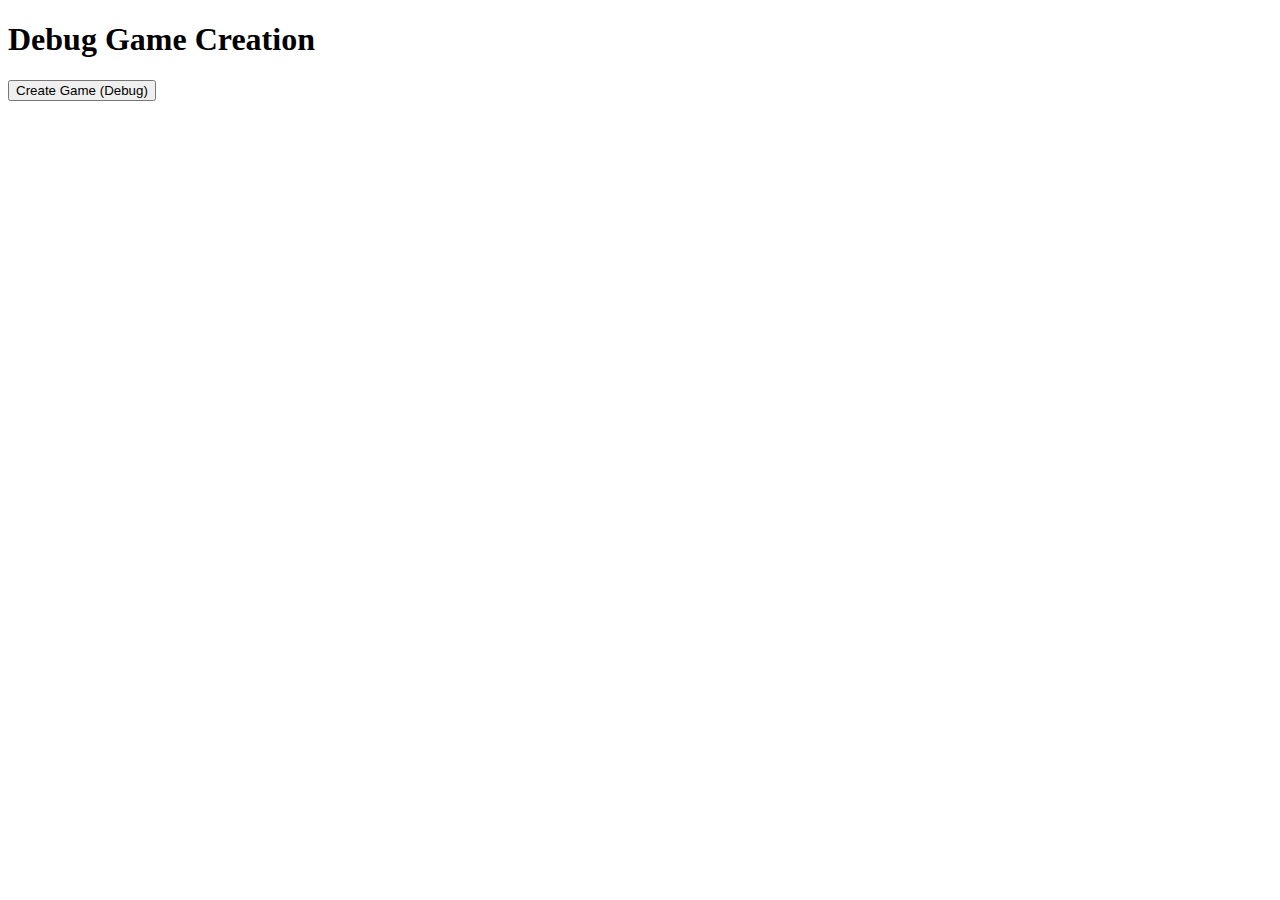
<file: src/main/resources/static/debug.html>
<!DOCTYPE html>
<html>
<head>
    <title>Debug Game Creation</title>
</head>
<body>
    <h1>Debug Game Creation</h1>
    <button onclick="debugCreateGame()">Create Game (Debug)</button>
    <div id="log"></div>

    <script>
        function log(message) {
            const logDiv = document.getElementById('log');
            logDiv.innerHTML += '<div>' + new Date().toISOString() + ': ' + message + '</div>';
            console.log(message);
        }

        function debugCreateGame() {
            log('Starting game creation...');
            
            const requestData = {
                createdBy: 'debuguser',
                minPlayers: 4,
                maxPlayers: 8
            };
            
            log('Request data: ' + JSON.stringify(requestData));
            
            fetch('/api/games/create', {
                method: 'POST',
                headers: {
                    'Content-Type': 'application/json',
                },
                body: JSON.stringify(requestData)
            })
            .then(response => {
                log('Response status: ' + response.status);
                log('Response ok: ' + response.ok);
                
                if (!response.ok) {
                    throw new Error(`HTTP error! status: ${response.status}`);
                }
                return response.json();
            })
            .then(data => {
                log('Response data: ' + JSON.stringify(data));
                
                if (data.gameCode) {
                    const redirectUrl = `/api/games/${data.gameCode}/waiting-room?username=debuguser`;
                    log('Would redirect to: ' + redirectUrl);
                    
                    // Test if the waiting room URL is accessible
                    fetch(redirectUrl)
                    .then(waitingRoomResponse => {
                        log('Waiting room status: ' + waitingRoomResponse.status);
                        if (waitingRoomResponse.ok) {
                            log('Waiting room is accessible');
                            // Actually redirect now
                            window.location.href = redirectUrl;
                        } else {
                            log('Waiting room is not accessible');
                        }
                    })
                    .catch(waitingRoomError => {
                        log('Waiting room error: ' + waitingRoomError.message);
                    });
                } else {
                    log('No gameCode in response');
                }
            })
            .catch(error => {
                log('Error: ' + error.message);
            });
        }
    </script>
</body>
</html>
</file>
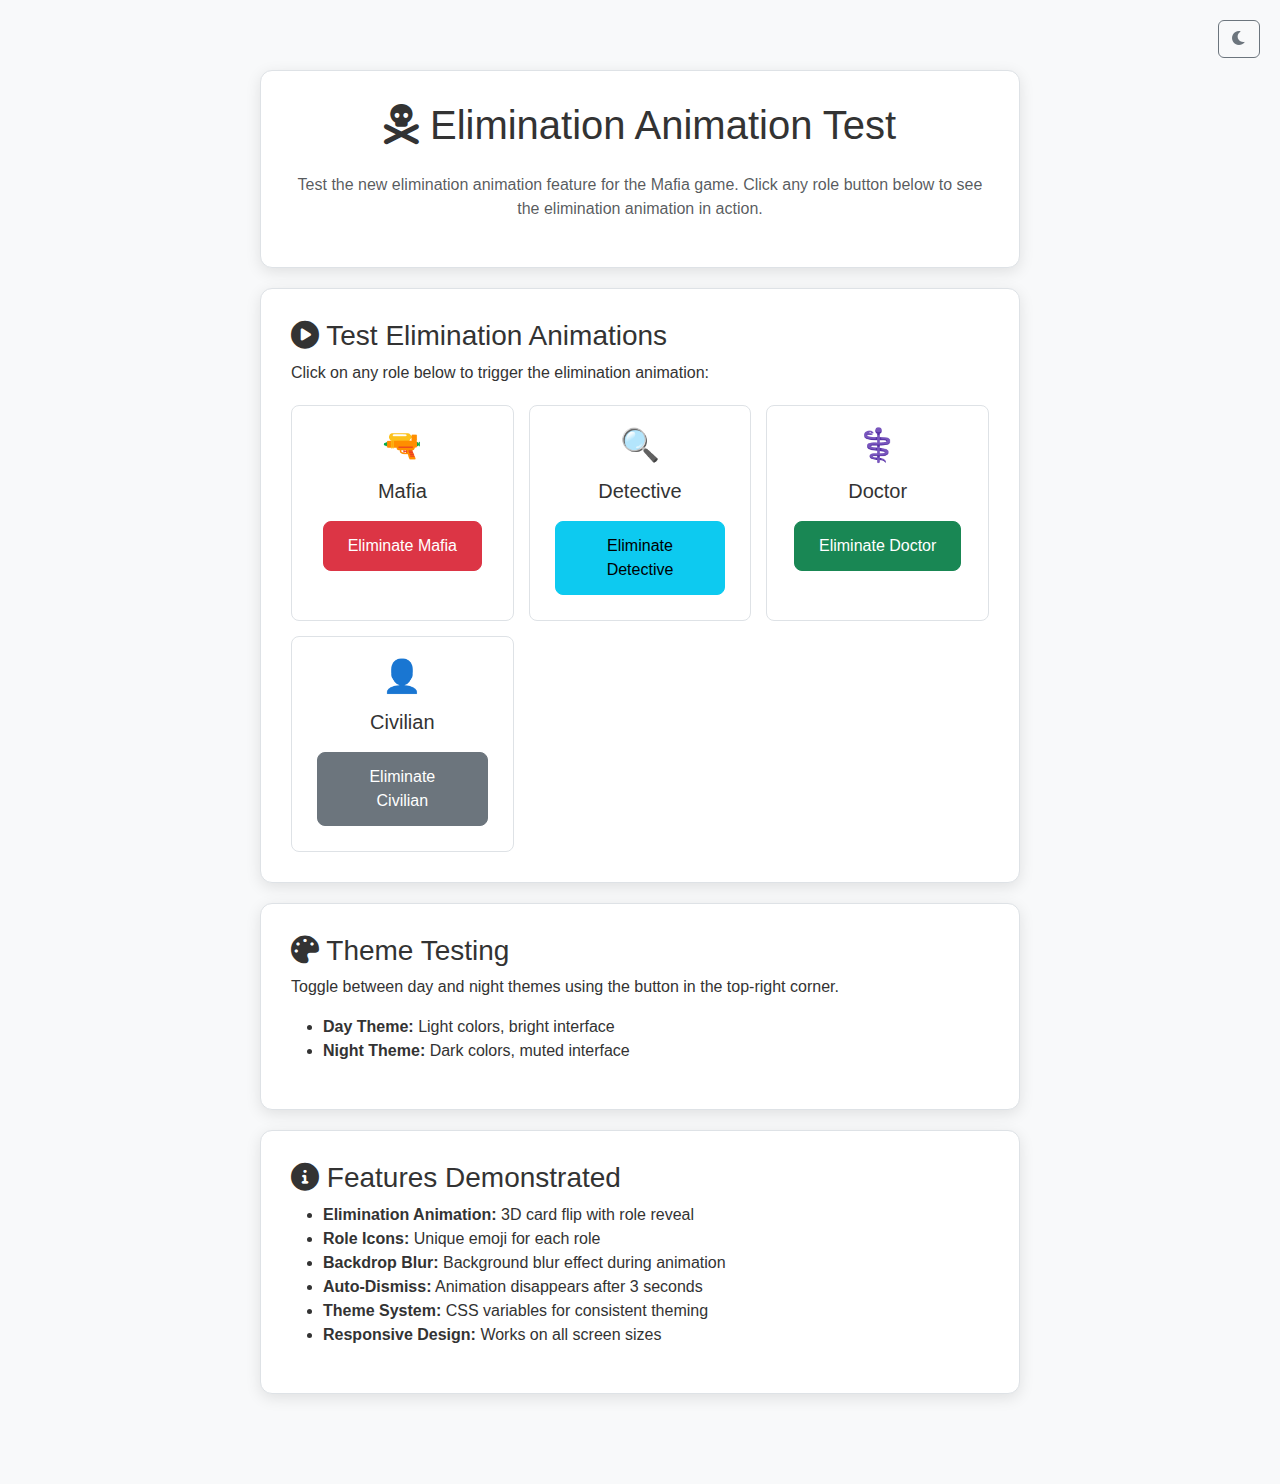
<file: src/main/resources/static/test-elimination.html>
<!DOCTYPE html>
<html lang="en">
<head>
    <meta charset="UTF-8">
    <meta name="viewport" content="width=device-width, initial-scale=1.0">
    <title>Elimination Animation Test</title>
    <link href="https://cdn.jsdelivr.net/npm/bootstrap@5.3.0/dist/css/bootstrap.min.css" rel="stylesheet">
    <link rel="stylesheet" href="https://cdnjs.cloudflare.com/ajax/libs/font-awesome/6.0.0/css/all.min.css">
    <style>
        /* Global Theme Variables */
        :root {
            --bg-primary: #f8f9fa;
            --bg-secondary: #ffffff;
            --bg-card: #ffffff;
            --text-primary: #333333;
            --text-secondary: #6c757d;
            --border-color: #dee2e6;
            --shadow-color: rgba(0,0,0,0.1);
            --accent-color: #007bff;
            --chat-bg: #ffffff;
            --header-bg: linear-gradient(135deg, #343a40, #495057);
        }

        /* Night Mode Theme */
        body.night-mode {
            --bg-primary: #1a1a1a;
            --bg-secondary: #2d2d2d;
            --bg-card: #333333;
            --text-primary: #ffffff;
            --text-secondary: #cccccc;
            --border-color: #444444;
            --shadow-color: rgba(0,0,0,0.3);
            --accent-color: #4a90e2;
            --chat-bg: #2d2d2d;
            --header-bg: linear-gradient(135deg, #1a1a1a, #2d2d2d);
        }

        body {
            background-color: var(--bg-primary);
            color: var(--text-primary);
            transition: all 0.3s ease;
            font-family: 'Segoe UI', Tahoma, Geneva, Verdana, sans-serif;
        }

        .container {
            max-width: 800px;
            margin: 50px auto;
            padding: 20px;
        }

        .test-card {
            background: var(--bg-card);
            border-radius: 12px;
            padding: 30px;
            box-shadow: 0 4px 15px var(--shadow-color);
            border: 1px solid var(--border-color);
            margin-bottom: 20px;
        }

        .btn-test {
            margin: 10px;
            padding: 12px 24px;
            border-radius: 8px;
            font-weight: 500;
            transition: all 0.3s ease;
        }

        .btn-test:hover {
            transform: translateY(-2px);
            box-shadow: 0 4px 12px rgba(0,0,0,0.2);
        }

        /* Elimination Animation Styles */
        .elimination-overlay {
            position: fixed;
            top: 0;
            left: 0;
            width: 100%;
            height: 100%;
            background: rgba(0, 0, 0, 0.8);
            display: flex;
            justify-content: center;
            align-items: center;
            z-index: 9999;
            opacity: 0;
            visibility: hidden;
            transition: all 0.3s ease;
            backdrop-filter: blur(5px);
        }

        .elimination-overlay.show {
            opacity: 1;
            visibility: visible;
        }

        .elimination-card {
            background: white;
            border-radius: 15px;
            padding: 30px;
            text-align: center;
            box-shadow: 0 20px 40px rgba(0, 0, 0, 0.3);
            transform: scale(0.5) rotateY(90deg);
            transition: all 0.6s cubic-bezier(0.68, -0.55, 0.265, 1.55);
            max-width: 300px;
            width: 90%;
        }

        .elimination-overlay.show .elimination-card {
            transform: scale(1) rotateY(0deg);
        }

        .elimination-card h3 {
            color: #dc3545;
            margin-bottom: 20px;
            font-weight: bold;
        }

        .elimination-card .role-icon {
            font-size: 4rem;
            margin: 20px 0;
            animation: roleIconSpin 0.8s ease-out 0.3s both;
        }

        .elimination-card .player-name {
            font-size: 1.5rem;
            font-weight: bold;
            margin-bottom: 10px;
        }

        .elimination-card .role-name {
            font-size: 1.2rem;
            color: #6c757d;
        }

        @keyframes roleIconSpin {
            0% {
                transform: scale(0) rotate(0deg);
                opacity: 0;
            }
            50% {
                transform: scale(1.5) rotate(180deg);
                opacity: 0.8;
            }
            100% {
                transform: scale(1) rotate(360deg);
                opacity: 1;
            }
        }

        .theme-toggle {
            position: fixed;
            top: 20px;
            right: 20px;
            z-index: 1000;
        }

        .demo-grid {
            display: grid;
            grid-template-columns: repeat(auto-fit, minmax(200px, 1fr));
            gap: 15px;
            margin-top: 20px;
        }

        .role-demo {
            background: var(--bg-secondary);
            border: 1px solid var(--border-color);
            border-radius: 8px;
            padding: 15px;
            text-align: center;
            transition: all 0.3s ease;
        }

        .role-demo:hover {
            transform: translateY(-2px);
            box-shadow: 0 4px 12px var(--shadow-color);
        }

        .role-icon-demo {
            font-size: 2rem;
            margin-bottom: 10px;
        }
    </style>
</head>
<body>
    <!-- Theme Toggle -->
    <button class="btn btn-outline-secondary theme-toggle" onclick="toggleTheme()">
        <i class="fas fa-moon" id="themeIcon"></i>
    </button>

    <!-- Elimination Animation Overlay -->
    <div id="eliminationOverlay" class="elimination-overlay">
        <div class="elimination-card">
            <h3>Player Eliminated!</h3>
            <div class="role-icon" id="eliminationRoleIcon">💀</div>
            <div class="player-name" id="eliminationPlayerName"></div>
            <div class="role-name" id="eliminationRoleName"></div>
        </div>
    </div>

    <div class="container">
        <div class="test-card">
            <h1 class="text-center mb-4">
                <i class="fas fa-skull-crossbones"></i>
                Elimination Animation Test
            </h1>
            <p class="text-center text-muted">
                Test the new elimination animation feature for the Mafia game.
                Click any role button below to see the elimination animation in action.
            </p>
        </div>

        <div class="test-card">
            <h3><i class="fas fa-play-circle"></i> Test Elimination Animations</h3>
            <p>Click on any role below to trigger the elimination animation:</p>
            
            <div class="demo-grid">
                <div class="role-demo">
                    <div class="role-icon-demo">🔫</div>
                    <h5>Mafia</h5>
                    <button class="btn btn-danger btn-test" onclick="showElimination('Tony Soprano', 'MAFIA')">
                        Eliminate Mafia
                    </button>
                </div>

                <div class="role-demo">
                    <div class="role-icon-demo">🔍</div>
                    <h5>Detective</h5>
                    <button class="btn btn-info btn-test" onclick="showElimination('Sherlock Holmes', 'DETECTIVE')">
                        Eliminate Detective
                    </button>
                </div>

                <div class="role-demo">
                    <div class="role-icon-demo">⚕️</div>
                    <h5>Doctor</h5>
                    <button class="btn btn-success btn-test" onclick="showElimination('Dr. Watson', 'DOCTOR')">
                        Eliminate Doctor
                    </button>
                </div>

                <div class="role-demo">
                    <div class="role-icon-demo">👤</div>
                    <h5>Civilian</h5>
                    <button class="btn btn-secondary btn-test" onclick="showElimination('John Doe', 'CIVILIAN')">
                        Eliminate Civilian
                    </button>
                </div>
            </div>
        </div>

        <div class="test-card">
            <h3><i class="fas fa-palette"></i> Theme Testing</h3>
            <p>Toggle between day and night themes using the button in the top-right corner.</p>
            <ul>
                <li><strong>Day Theme:</strong> Light colors, bright interface</li>
                <li><strong>Night Theme:</strong> Dark colors, muted interface</li>
            </ul>
        </div>

        <div class="test-card">
            <h3><i class="fas fa-info-circle"></i> Features Demonstrated</h3>
            <ul>
                <li><strong>Elimination Animation:</strong> 3D card flip with role reveal</li>
                <li><strong>Role Icons:</strong> Unique emoji for each role</li>
                <li><strong>Backdrop Blur:</strong> Background blur effect during animation</li>
                <li><strong>Auto-Dismiss:</strong> Animation disappears after 3 seconds</li>
                <li><strong>Theme System:</strong> CSS variables for consistent theming</li>
                <li><strong>Responsive Design:</strong> Works on all screen sizes</li>
            </ul>
        </div>
    </div>

    <script>
        let isNightMode = false;

        function toggleTheme() {
            const body = document.body;
            const icon = document.getElementById('themeIcon');
            
            isNightMode = !isNightMode;
            
            if (isNightMode) {
                body.classList.add('night-mode');
                icon.className = 'fas fa-sun';
            } else {
                body.classList.remove('night-mode');
                icon.className = 'fas fa-moon';
            }
        }

        function showElimination(playerName, role) {
            const overlay = document.getElementById('eliminationOverlay');
            const playerNameEl = document.getElementById('eliminationPlayerName');
            const roleNameEl = document.getElementById('eliminationRoleName');
            const roleIconEl = document.getElementById('eliminationRoleIcon');
            
            // Set content
            playerNameEl.textContent = playerName;
            roleNameEl.textContent = role;
            
            // Set role icon
            const roleIcons = {
                'MAFIA': '🔫',
                'DETECTIVE': '🔍',
                'DOCTOR': '⚕️',
                'CIVILIAN': '👤'
            };
            roleIconEl.textContent = roleIcons[role] || '💀';
            
            // Show overlay
            overlay.classList.add('show');
            
            // Hide after 3 seconds
            setTimeout(() => {
                overlay.classList.remove('show');
            }, 3000);
        }

        // Demo auto-play
        let demoIndex = 0;
        const demoRoles = [
            { name: 'Demo Player 1', role: 'MAFIA' },
            { name: 'Demo Player 2', role: 'DETECTIVE' },
            { name: 'Demo Player 3', role: 'DOCTOR' },
            { name: 'Demo Player 4', role: 'CIVILIAN' }
        ];

        function startDemo() {
            if (demoIndex < demoRoles.length) {
                const demo = demoRoles[demoIndex];
                showElimination(demo.name, demo.role);
                demoIndex++;
                
                setTimeout(startDemo, 4000); // Wait 4 seconds between demos
            } else {
                demoIndex = 0; // Reset for next cycle
            }
        }

        // Auto-start demo after 2 seconds
        setTimeout(() => {
            console.log('Starting elimination animation demo...');
            startDemo();
        }, 2000);
    </script>
</body>
</html>
</file>
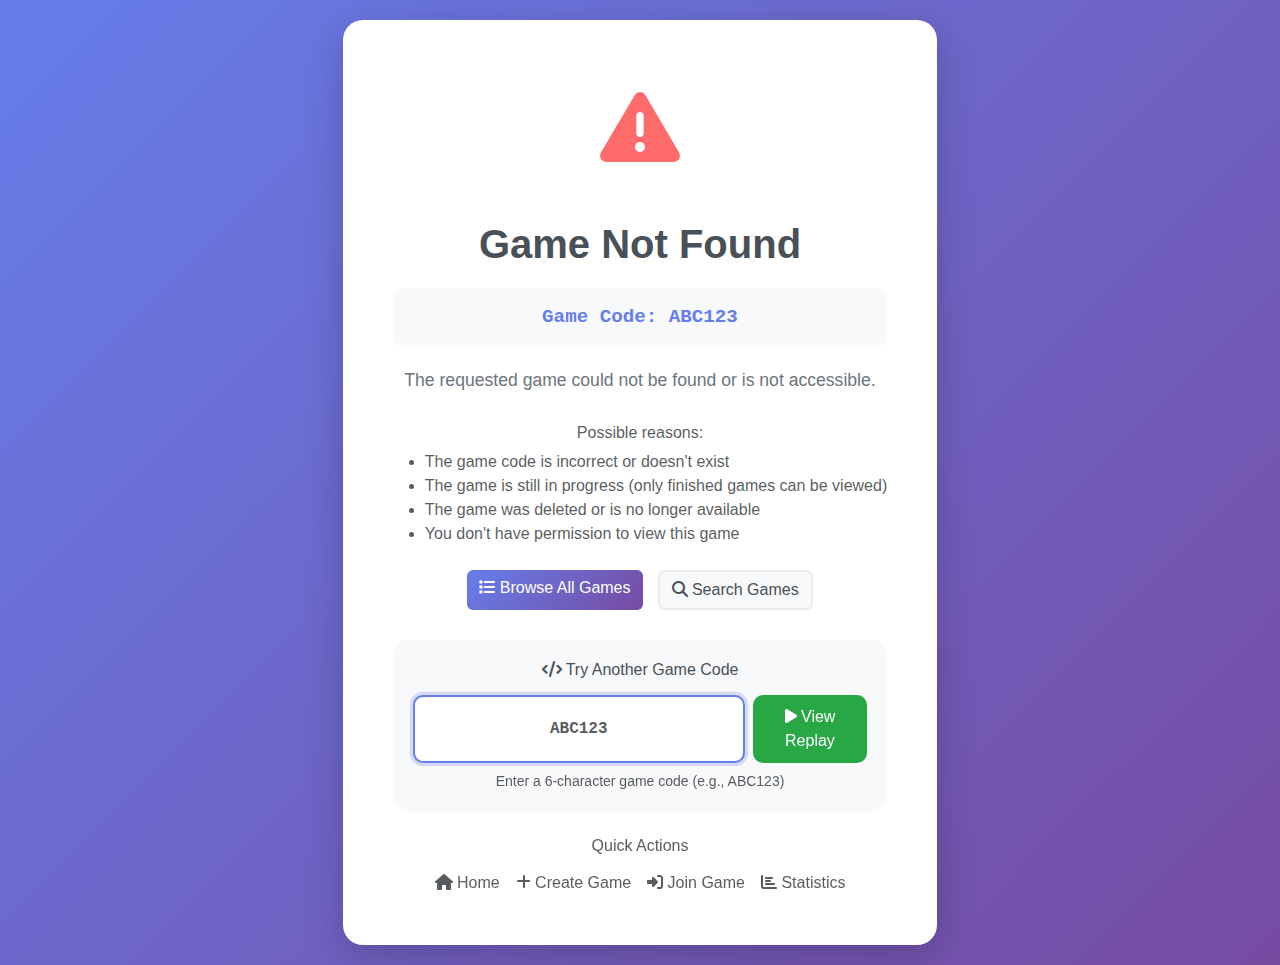
<file: src/main/resources/templates/history/game-not-found.html>
<!DOCTYPE html>
<html lang="en" xmlns:th="http://www.thymeleaf.org">
<head>
    <meta charset="UTF-8">
    <meta name="viewport" content="width=device-width, initial-scale=1.0">
    <title>Game Not Found - Mafia: Web of Lies</title>
    <link href="https://cdn.jsdelivr.net/npm/bootstrap@5.3.0/dist/css/bootstrap.min.css" rel="stylesheet">
    <link href="https://cdnjs.cloudflare.com/ajax/libs/font-awesome/6.4.0/css/all.min.css" rel="stylesheet">
    <style>
        body {
            background: linear-gradient(135deg, #667eea 0%, #764ba2 100%);
            min-height: 100vh;
            font-family: 'Segoe UI', Tahoma, Geneva, Verdana, sans-serif;
            display: flex;
            align-items: center;
            justify-content: center;
        }
        
        .error-container {
            background: white;
            border-radius: 20px;
            padding: 50px;
            box-shadow: 0 10px 40px rgba(0,0,0,0.2);
            text-align: center;
            max-width: 600px;
            margin: 20px;
        }
        
        .error-icon {
            font-size: 5rem;
            color: #ff6b6b;
            margin-bottom: 30px;
        }
        
        .error-title {
            color: #495057;
            font-weight: bold;
            margin-bottom: 20px;
        }
        
        .error-message {
            color: #6c757d;
            margin-bottom: 30px;
            font-size: 1.1rem;
        }
        
        .game-code-display {
            background: #f8f9fa;
            border-radius: 10px;
            padding: 15px;
            margin: 20px 0;
            font-family: 'Courier New', monospace;
            font-size: 1.2rem;
            font-weight: bold;
            color: #667eea;
        }
        
        .action-buttons {
            display: flex;
            gap: 15px;
            justify-content: center;
            flex-wrap: wrap;
        }
        
        .btn-custom {
            padding: 12px 25px;
            border-radius: 25px;
            font-weight: 500;
            text-decoration: none;
            transition: all 0.3s ease;
        }
        
        .btn-primary-custom {
            background: linear-gradient(135deg, #667eea, #764ba2);
            color: white;
            border: none;
        }
        
        .btn-primary-custom:hover {
            transform: translateY(-2px);
            box-shadow: 0 5px 15px rgba(102, 126, 234, 0.4);
            color: white;
        }
        
        .btn-secondary-custom {
            background: #f8f9fa;
            color: #495057;
            border: 2px solid #e9ecef;
        }
        
        .btn-secondary-custom:hover {
            background: #e9ecef;
            transform: translateY(-2px);
            color: #495057;
        }
        
        .search-form {
            background: #f8f9fa;
            border-radius: 15px;
            padding: 20px;
            margin-top: 30px;
        }
        
        .search-form h6 {
            color: #495057;
            margin-bottom: 15px;
        }
        
        .form-control-custom {
            border-radius: 10px;
            border: 2px solid #e9ecef;
            padding: 10px 15px;
            font-family: 'Courier New', monospace;
            text-transform: uppercase;
            text-align: center;
            font-weight: bold;
        }
        
        .form-control-custom:focus {
            border-color: #667eea;
            box-shadow: 0 0 0 0.2rem rgba(102, 126, 234, 0.25);
        }
        
        .btn-search {
            background: #28a745;
            color: white;
            border: none;
            border-radius: 10px;
            padding: 10px 20px;
            font-weight: 500;
        }
        
        .btn-search:hover {
            background: #218838;
            color: white;
        }
    </style>
</head>
<body>
    <div class="error-container">
        <div class="error-icon">
            <i class="fas fa-exclamation-triangle"></i>
        </div>
        
        <h1 class="error-title">Game Not Found</h1>
        
        <div th:if="${gameCode}" class="game-code-display">
            Game Code: <span th:text="${gameCode}">ABC123</span>
        </div>
        
        <p class="error-message" th:text="${error ?: 'The requested game could not be found or is not accessible.'}">
            The requested game could not be found or is not accessible.
        </p>
        
        <div class="mb-4">
            <h6 class="text-muted">Possible reasons:</h6>
            <ul class="text-start text-muted">
                <li>The game code is incorrect or doesn't exist</li>
                <li>The game is still in progress (only finished games can be viewed)</li>
                <li>The game was deleted or is no longer available</li>
                <li>You don't have permission to view this game</li>
            </ul>
        </div>
        
        <div class="action-buttons">
            <a href="/history" class="btn btn-primary-custom">
                <i class="fas fa-list"></i> Browse All Games
            </a>
            <a href="/history" class="btn btn-secondary-custom">
                <i class="fas fa-search"></i> Search Games
            </a>
        </div>
        
        <!-- Try Another Game Code -->
        <div class="search-form">
            <h6><i class="fas fa-code"></i> Try Another Game Code</h6>
            <form action="/history/game" method="get" class="d-flex gap-2">
                <input type="text" 
                       class="form-control form-control-custom" 
                       name="gameCode" 
                       placeholder="ABC123" 
                       required 
                       maxlength="6"
                       pattern="[A-Z0-9]{6}"
                       title="Game code must be 6 characters (letters and numbers)">
                <button type="submit" class="btn btn-search">
                    <i class="fas fa-play"></i> View Replay
                </button>
            </form>
            <small class="text-muted mt-2 d-block">Enter a 6-character game code (e.g., ABC123)</small>
        </div>
        
        <!-- Quick Actions -->
        <div class="mt-4">
            <h6 class="text-muted mb-3">Quick Actions</h6>
            <div class="d-flex justify-content-center gap-3 flex-wrap">
                <a href="/" class="text-decoration-none text-muted">
                    <i class="fas fa-home"></i> Home
                </a>
                <a href="/create" class="text-decoration-none text-muted">
                    <i class="fas fa-plus"></i> Create Game
                </a>
                <a href="/join" class="text-decoration-none text-muted">
                    <i class="fas fa-sign-in-alt"></i> Join Game
                </a>
                <a href="/statistics" class="text-decoration-none text-muted">
                    <i class="fas fa-chart-bar"></i> Statistics
                </a>
            </div>
        </div>
    </div>

    <script src="https://cdn.jsdelivr.net/npm/bootstrap@5.3.0/dist/js/bootstrap.bundle.min.js"></script>
    <script>
        // Auto-uppercase game code input
        document.querySelector('input[name="gameCode"]').addEventListener('input', function(e) {
            e.target.value = e.target.value.toUpperCase();
        });
        
        // Auto-focus on the game code input
        document.addEventListener('DOMContentLoaded', function() {
            const gameCodeInput = document.querySelector('input[name="gameCode"]');
            if (gameCodeInput) {
                gameCodeInput.focus();
            }
        });
    </script>
</body>
</html>
</file>
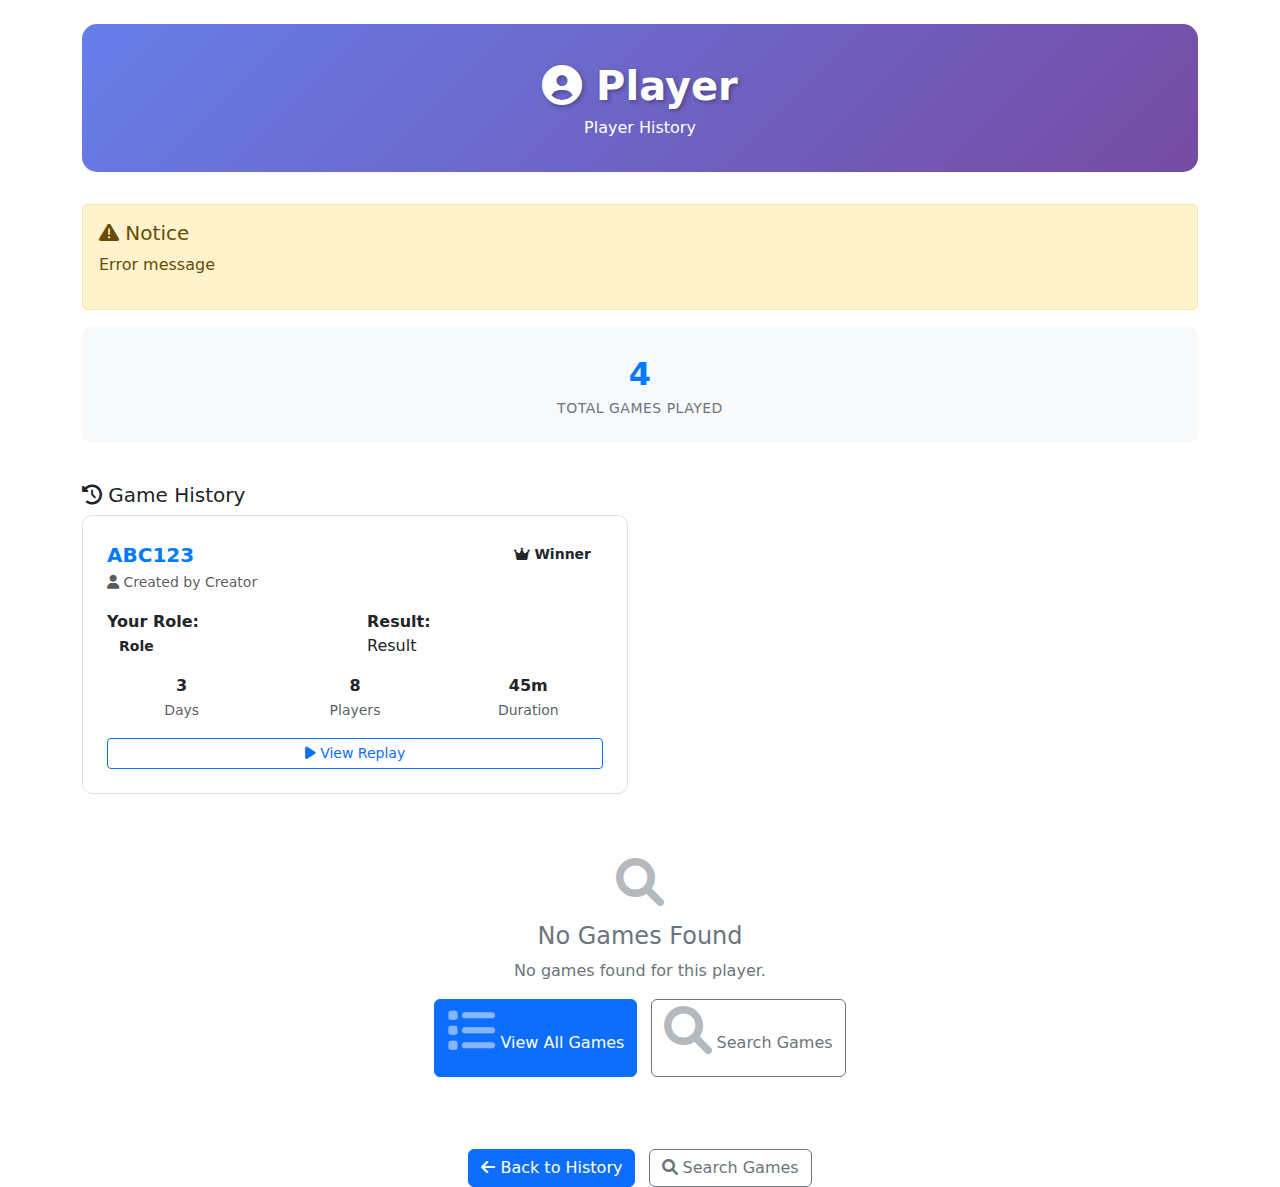
<file: src/main/resources/templates/history/player-history.html>
<!DOCTYPE html>
<html lang="en" xmlns:th="http://www.thymeleaf.org">
<head>
    <meta charset="UTF-8">
    <meta name="viewport" content="width=device-width, initial-scale=1.0">
    <title>Player History - Mafia: Web of Lies</title>
    <link href="https://cdn.jsdelivr.net/npm/bootstrap@5.3.0/dist/css/bootstrap.min.css" rel="stylesheet">
    <link href="https://cdnjs.cloudflare.com/ajax/libs/font-awesome/6.0.0/css/all.min.css" rel="stylesheet">
    <style>
        .player-header {
            background: linear-gradient(135deg, #667eea 0%, #764ba2 100%);
            color: white;
            padding: 2rem;
            border-radius: 15px;
            margin-bottom: 2rem;
        }
        
        .player-name {
            font-size: 2.5rem;
            font-weight: bold;
            text-shadow: 2px 2px 4px rgba(0,0,0,0.3);
        }
        
        .stat-card {
            background: #f8f9fa;
            border-radius: 10px;
            padding: 1.5rem;
            text-align: center;
            margin-bottom: 1rem;
            transition: transform 0.2s;
        }
        
        .stat-card:hover {
            transform: translateY(-2px);
            box-shadow: 0 4px 8px rgba(0,0,0,0.1);
        }
        
        .stat-number {
            font-size: 2rem;
            font-weight: bold;
            color: #007bff;
        }
        
        .stat-label {
            color: #6c757d;
            font-size: 0.875rem;
            text-transform: uppercase;
            letter-spacing: 0.5px;
        }
        
        .game-card {
            border: 1px solid #dee2e6;
            border-radius: 10px;
            padding: 1.5rem;
            margin-bottom: 1rem;
            transition: transform 0.2s;
        }
        
        .game-card:hover {
            transform: translateY(-2px);
            box-shadow: 0 4px 8px rgba(0,0,0,0.1);
        }
        
        .game-code {
            font-size: 1.25rem;
            font-weight: bold;
            color: #007bff;
        }
        
        .role-badge {
            padding: 0.25rem 0.75rem;
            border-radius: 15px;
            font-size: 0.875rem;
            font-weight: bold;
        }
        
        .role-mafia {
            background-color: #dc3545;
            color: white;
        }
        
        .role-detective {
            background-color: #007bff;
            color: white;
        }
        
        .role-doctor {
            background-color: #28a745;
            color: white;
        }
        
        .role-citizen {
            background-color: #6c757d;
            color: white;
        }
        
        .result-won {
            color: #28a745;
            font-weight: bold;
        }
        
        .result-lost {
            color: #dc3545;
            font-weight: bold;
        }
        
        .winner-badge {
            padding: 0.25rem 0.75rem;
            border-radius: 15px;
            font-size: 0.875rem;
            font-weight: bold;
        }
        
        .winner-mafia {
            background-color: #dc3545;
            color: white;
        }
        
        .winner-citizens {
            background-color: #28a745;
            color: white;
        }
        
        .empty-state {
            text-align: center;
            padding: 3rem;
            color: #6c757d;
        }
        
        .empty-state i {
            font-size: 3rem;
            margin-bottom: 1rem;
            opacity: 0.5;
        }
    </style>
</head>
<body>
    <div class="container mt-4">
        <!-- Player Header -->
        <div class="player-header text-center">
            <div class="player-name">
                <i class="fas fa-user-circle"></i>
                <span th:text="${username}">Player</span>
            </div>
            <p class="mb-0">Player History</p>
        </div>
        
        <!-- Error Message -->
        <div th:if="${error}" class="alert alert-warning">
            <h5><i class="fas fa-exclamation-triangle"></i> Notice</h5>
            <p th:text="${error}">Error message</p>
        </div>
        
        <!-- Player Statistics -->
        <div class="row mb-4" th:if="${playerGames != null and !playerGames.isEmpty()}">
            <div class="col-md-12">
                <div class="stat-card">
                    <div class="stat-number" th:text="${playerGames.size()}">4</div>
                    <div class="stat-label">Total Games Played</div>
                </div>
            </div>
        </div>

        <!-- Games List -->
        <div th:if="${playerGames != null and !playerGames.isEmpty()}">
            <h5><i class="fas fa-history"></i> Game History</h5>
            <div class="row">
                <div class="col-lg-6" th:each="game : ${playerGames}">
                    <div class="game-card">
                        <div class="d-flex justify-content-between align-items-start mb-3">
                            <div>
                                <div class="game-code" th:text="${game.gameCode}">ABC123</div>
                                <small class="text-muted">
                                    <i class="fas fa-user"></i> Created by 
                                    <span th:text="${game.createdBy}">Creator</span>
                                </small>
                            </div>
                            <div class="text-end">
                                <div class="winner-badge" th:classappend="${game.winner == 'MAFIA'} ? 'winner-mafia' : 'winner-citizens'">
                                    <i class="fas fa-crown"></i>
                                    <span th:text="${game.winner == 'MAFIA'} ? 'Mafia' : 'Citizens'">Winner</span>
                                </div>
                            </div>
                        </div>
                        
                        <div class="row mb-3">
                            <div class="col-6">
                                <strong>Your Role:</strong><br>
                                <span class="role-badge" 
                                      th:classappend="${game.playerRole == 'MAFIA'} ? 'role-mafia' : 
                                                     (${game.playerRole == 'DETECTIVE'} ? 'role-detective' : 
                                                     (${game.playerRole == 'DOCTOR'} ? 'role-doctor' : 'role-citizen'))"
                                      th:text="${game.playerRole}">Role</span>
                            </div>
                            <div class="col-6">
                                <strong>Result:</strong><br>
                                <span th:classappend="${game.playerWon} ? 'result-won' : 'result-lost'">
                                    <i th:class="${game.playerWon} ? 'fas fa-trophy' : 'fas fa-times'"></i>
                                    <span th:text="${game.playerWon ? 'Won' : 'Lost'}">Result</span>
                                </span>
                            </div>
                        </div>
                        
                        <div class="row mb-3">
                            <div class="col-4 text-center">
                                <div class="fw-bold" th:text="${game.totalDays}">3</div>
                                <small class="text-muted">Days</small>
                            </div>
                            <div class="col-4 text-center">
                                <div class="fw-bold" th:text="${game.playerCount}">8</div>
                                <small class="text-muted">Players</small>
                            </div>
                            <div class="col-4 text-center" th:if="${game.duration}">
                                <div class="fw-bold" th:text="${game.duration}">45m</div>
                                <small class="text-muted">Duration</small>
                            </div>
                        </div>
                        
                        <div class="d-grid">
                            <a th:href="@{/history/game/{gameCode}(gameCode=${game.gameCode})}" 
                               class="btn btn-outline-primary btn-sm">
                                <i class="fas fa-play"></i> View Replay
                            </a>
                        </div>
                    </div>
                </div>
            </div>
        </div>
        
        <!-- Empty State -->
        <div th:if="${playerGames == null or playerGames.isEmpty()}" class="empty-state">
            <i class="fas fa-search"></i>
            <h4>No Games Found</h4>
            <p th:text="'No finished games found for player: ' + ${username}">No games found for this player.</p>
            <div class="mt-3">
                <a href="/history" class="btn btn-primary me-2">
                    <i class="fas fa-list"></i> View All Games
                </a>
                <a href="/history/search" class="btn btn-outline-secondary">
                    <i class="fas fa-search"></i> Search Games
                </a>
            </div>
        </div>
        
        <!-- Navigation -->
        <div class="mt-4 text-center">
            <a href="/history" class="btn btn-primary me-2">
                <i class="fas fa-arrow-left"></i> Back to History
            </a>
            <a href="/history/search" class="btn btn-outline-secondary">
                <i class="fas fa-search"></i> Search Games
            </a>
        </div>
    </div>
    
    <script src="https://cdn.jsdelivr.net/npm/bootstrap@5.3.0/dist/js/bootstrap.bundle.min.js"></script>
</body>
</html>
</file>
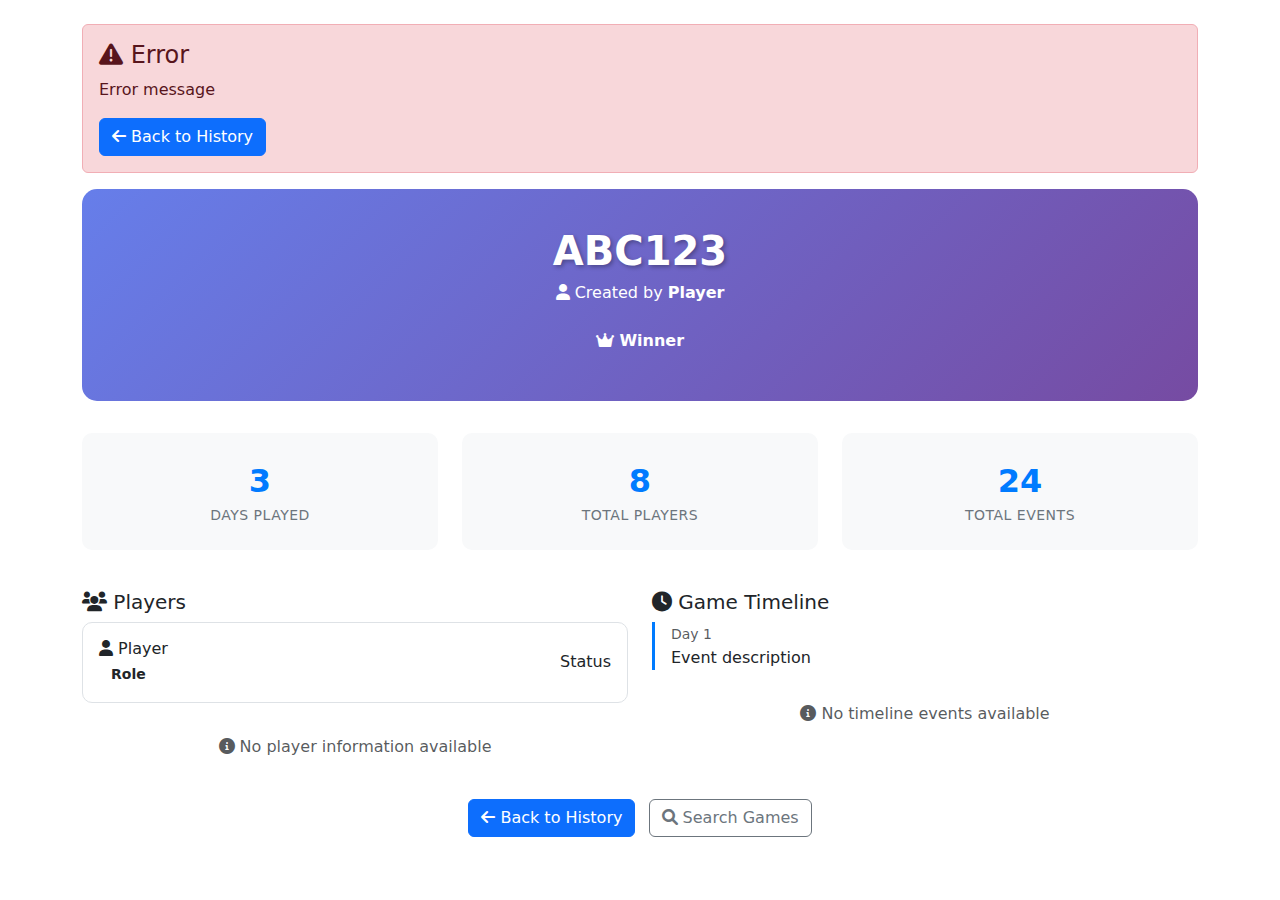
<file: src/main/resources/templates/history/replay.html>
<!DOCTYPE html>
<html lang="en" xmlns:th="http://www.thymeleaf.org">
<head>
    <meta charset="UTF-8">
    <meta name="viewport" content="width=device-width, initial-scale=1.0">
    <title>Game Replay - Mafia: Web of Lies</title>
    <link href="https://cdn.jsdelivr.net/npm/bootstrap@5.3.0/dist/css/bootstrap.min.css" rel="stylesheet">
    <link href="https://cdnjs.cloudflare.com/ajax/libs/font-awesome/6.0.0/css/all.min.css" rel="stylesheet">
    <style>
        .game-header {
            background: linear-gradient(135deg, #667eea 0%, #764ba2 100%);
            color: white;
            padding: 2rem;
            border-radius: 15px;
            margin-bottom: 2rem;
        }
        
        .game-code {
            font-size: 2.5rem;
            font-weight: bold;
            text-shadow: 2px 2px 4px rgba(0,0,0,0.3);
        }
        
        .winner-badge {
            display: inline-block;
            padding: 0.5rem 1rem;
            border-radius: 25px;
            font-weight: bold;
            margin: 0.5rem 0;
        }
        
        .winner-mafia {
            background-color: #dc3545;
            color: white;
        }
        
        .winner-citizens {
            background-color: #28a745;
            color: white;
        }
        
        .player-card {
            border: 1px solid #dee2e6;
            border-radius: 10px;
            padding: 1rem;
            margin-bottom: 1rem;
        }
        
        .role-badge {
            padding: 0.25rem 0.75rem;
            border-radius: 15px;
            font-size: 0.875rem;
            font-weight: bold;
        }
        
        .role-mafia {
            background-color: #dc3545;
            color: white;
        }
        
        .role-detective {
            background-color: #007bff;
            color: white;
        }
        
        .role-doctor {
            background-color: #28a745;
            color: white;
        }
        
        .role-citizen {
            background-color: #6c757d;
            color: white;
        }
        
        .status-alive {
            color: #28a745;
            font-weight: bold;
        }
        
        .status-dead {
            color: #dc3545;
            font-weight: bold;
        }
        
        .timeline-item {
            border-left: 3px solid #007bff;
            padding-left: 1rem;
            margin-bottom: 1rem;
        }
        
        .stat-card {
            background: #f8f9fa;
            border-radius: 10px;
            padding: 1.5rem;
            text-align: center;
            margin-bottom: 1rem;
        }
        
        .stat-number {
            font-size: 2rem;
            font-weight: bold;
            color: #007bff;
        }
        
        .stat-label {
            color: #6c757d;
            font-size: 0.875rem;
            text-transform: uppercase;
            letter-spacing: 0.5px;
        }
    </style>
</head>
<body>
    <div class="container mt-4">
        <!-- Error State -->
        <div th:if="${error}" class="alert alert-danger">
            <h4><i class="fas fa-exclamation-triangle"></i> Error</h4>
            <p th:text="${error}">Error message</p>
            <a href="/history" class="btn btn-primary">
                <i class="fas fa-arrow-left"></i> Back to History
            </a>
        </div>

        <!-- Game Content -->
        <div th:if="${replay}">
            <!-- Game Header -->
            <div class="game-header text-center">
                <div class="game-code" th:text="${replay.gameCode}">ABC123</div>
                <p class="mb-2">
                    <i class="fas fa-user"></i> Created by <strong th:text="${replay.createdBy}">Player</strong>
                </p>
                <div class="winner-badge" th:class="'winner-badge ' + (${replay.winner == 'MAFIA'} ? 'winner-mafia' : 'winner-citizens')">
                    <i class="fas fa-crown"></i>
                    <span th:text="${replay.winner == 'MAFIA'} ? 'Mafia Victory' : 'Citizens Victory'">Winner</span>
                </div>
            </div>
            
            <!-- Game Statistics -->
            <div class="row mb-4">
                <div class="col-md-4">
                    <div class="stat-card">
                        <div class="stat-number" th:text="${replay.totalDays != null ? replay.totalDays : 0}">3</div>
                        <div class="stat-label">Days Played</div>
                    </div>
                </div>
                <div class="col-md-4">
                    <div class="stat-card">
                        <div class="stat-number" th:text="${replay.players != null ? replay.players.size() : 0}">8</div>
                        <div class="stat-label">Total Players</div>
                    </div>
                </div>
                <div class="col-md-4">
                    <div class="stat-card">
                        <div class="stat-number" th:text="${replay.timeline != null ? replay.timeline.size() : 0}">24</div>
                        <div class="stat-label">Total Events</div>
                    </div>
                </div>
            </div>
            
            <!-- Players Section -->
            <div class="row">
                <div class="col-lg-6">
                    <h5><i class="fas fa-users"></i> Players</h5>
                    <div th:if="${replay.players != null and !replay.players.isEmpty()}">
                        <div th:each="player : ${replay.players}" class="player-card">
                            <div class="d-flex justify-content-between align-items-center">
                                <div>
                                    <h6 class="mb-1">
                                        <i class="fas fa-user"></i>
                                        <span th:text="${player.username}">Player</span>
                                    </h6>
                                    <span class="role-badge" 
                                          th:class="'role-badge ' + 
                                                   (${player.role == 'MAFIA'} ? 'role-mafia' : 
                                                   (${player.role == 'DETECTIVE'} ? 'role-detective' : 
                                                   (${player.role == 'DOCTOR'} ? 'role-doctor' : 'role-citizen')))"
                                          th:text="${player.role != null ? player.role : 'Unknown'}">Role</span>
                                </div>
                                <div>
                                    <span th:class="${player.isAlive != null and player.isAlive} ? 'status-alive' : 'status-dead'">
                                        <i th:class="${player.isAlive != null and player.isAlive} ? 'fas fa-heart' : 'fas fa-skull'"></i>
                                        <span th:text="${player.isAlive != null and player.isAlive} ? 'Alive' : 'Dead'">Status</span>
                                    </span>
                                </div>
                            </div>
                        </div>
                    </div>
                    <div th:if="${replay.players == null or replay.players.isEmpty()}" class="text-muted text-center py-3">
                        <i class="fas fa-info-circle"></i> No player information available
                    </div>
                </div>
                
                <!-- Game Timeline -->
                <div class="col-lg-6">
                    <h5><i class="fas fa-clock"></i> Game Timeline</h5>
                    <div class="timeline" style="max-height: 400px; overflow-y: auto;">
                        <div th:if="${replay.timeline != null and !replay.timeline.isEmpty()}">
                            <div th:each="event : ${replay.timeline}" class="timeline-item">
                                <small class="text-muted">
                                    Day <span th:text="${event.gameDay != null ? event.gameDay : 1}">1</span>
                                </small>
                                <div th:text="${event.description != null ? event.description : 'Game event'}">Event description</div>
                            </div>
                        </div>
                        <div th:if="${replay.timeline == null or replay.timeline.isEmpty()}" class="text-muted text-center py-3">
                            <i class="fas fa-info-circle"></i> No timeline events available
                        </div>
                    </div>
                </div>
            </div>
            
            <!-- Navigation -->
            <div class="mt-4 text-center">
                <a href="/history" class="btn btn-primary me-2">
                    <i class="fas fa-arrow-left"></i> Back to History
                </a>
                <a href="/history/search" class="btn btn-outline-secondary">
                    <i class="fas fa-search"></i> Search Games
                </a>
            </div>
        </div>
    </div>
    
    <script src="https://cdn.jsdelivr.net/npm/bootstrap@5.3.0/dist/js/bootstrap.bundle.min.js"></script>
</body>
</html>
</file>
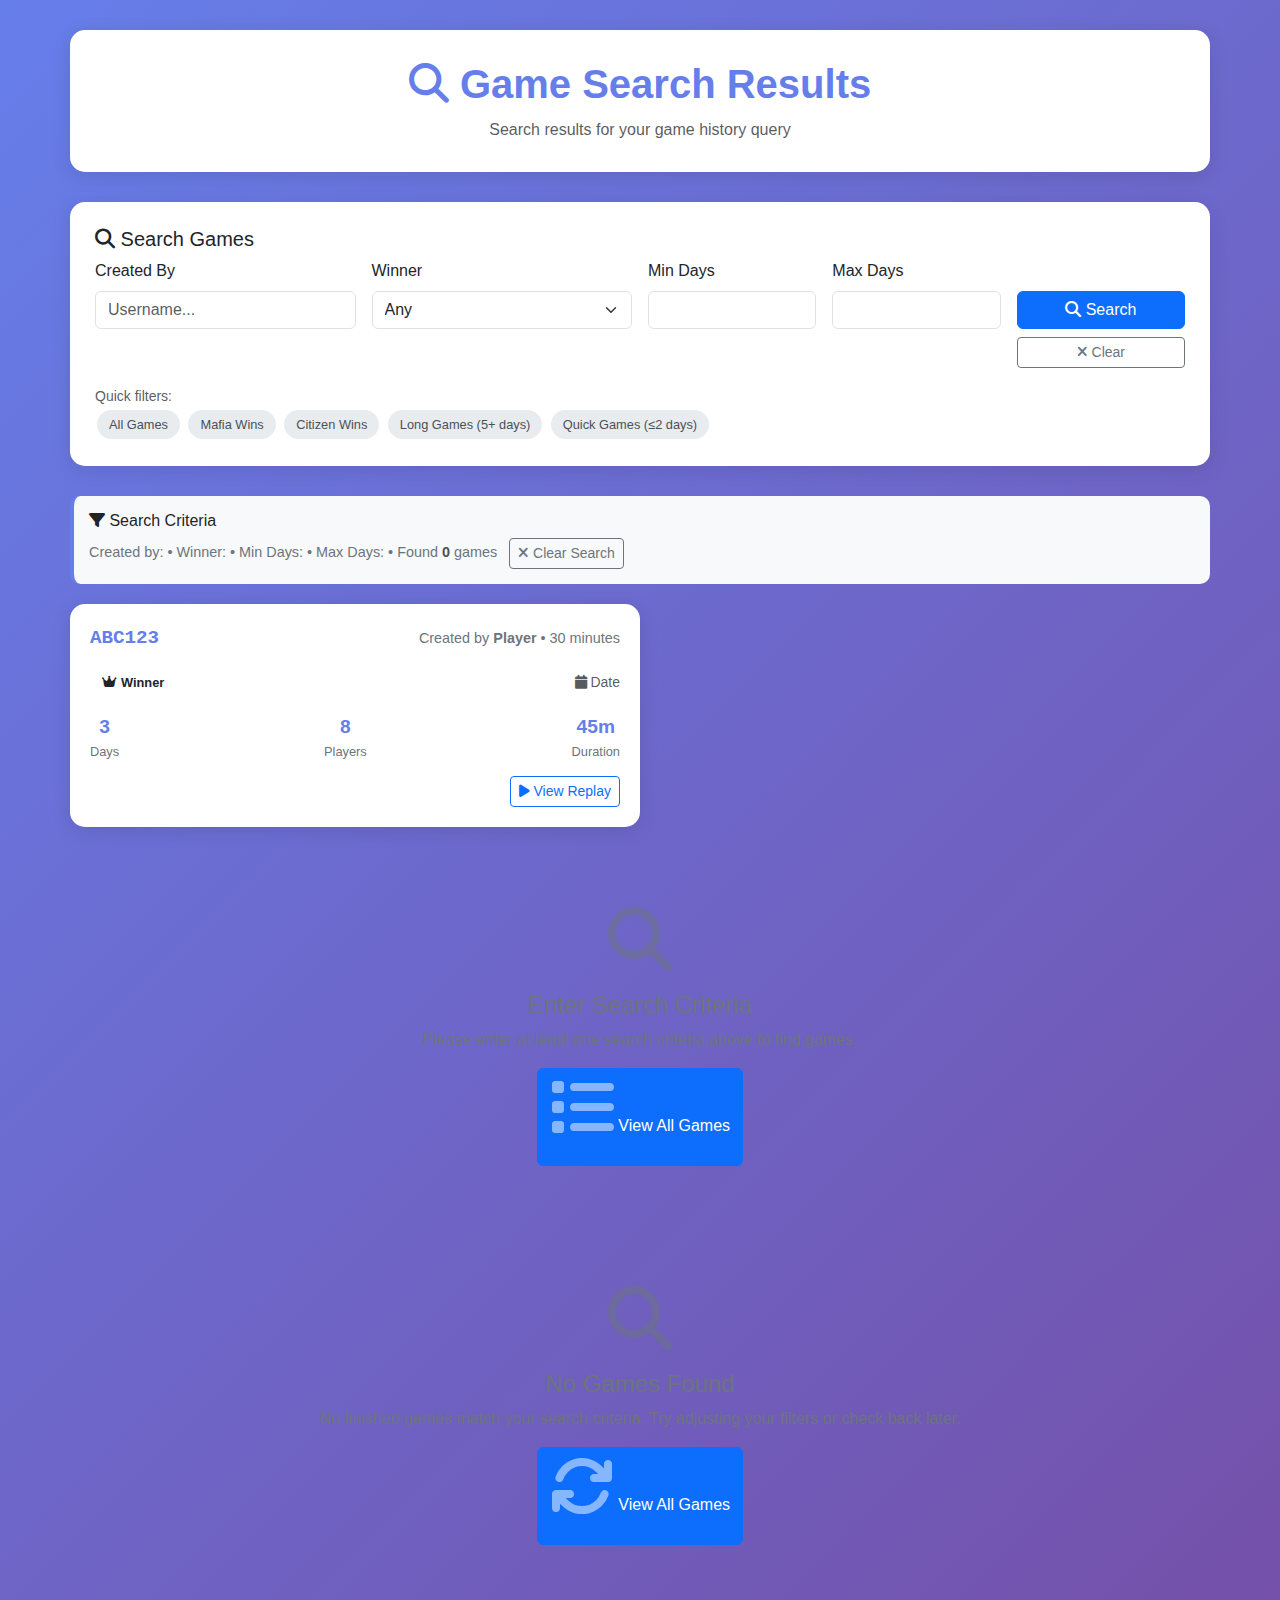
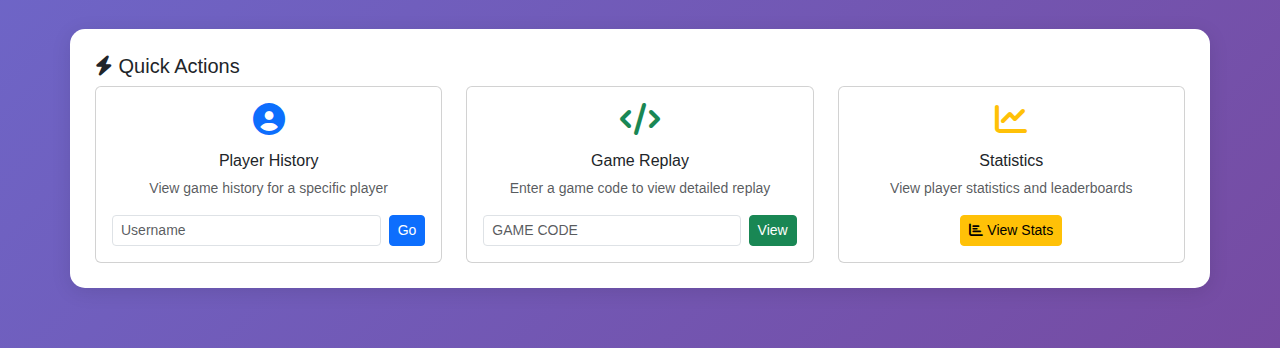
<file: src/main/resources/templates/history/search.html>
<!DOCTYPE html>
<html lang="en" xmlns:th="http://www.thymeleaf.org">
<head>
    <meta charset="UTF-8">
    <meta name="viewport" content="width=device-width, initial-scale=1.0">
    <title>Game Search Results - Mafia: Web of Lies</title>
    <link href="https://cdn.jsdelivr.net/npm/bootstrap@5.3.0/dist/css/bootstrap.min.css" rel="stylesheet">
    <link href="https://cdnjs.cloudflare.com/ajax/libs/font-awesome/6.4.0/css/all.min.css" rel="stylesheet">
    <style>
        body {
            background: linear-gradient(135deg, #667eea 0%, #764ba2 100%);
            min-height: 100vh;
            font-family: 'Segoe UI', Tahoma, Geneva, Verdana, sans-serif;
        }
        
        .main-container {
            padding: 30px 0;
        }
        
        .page-header {
            background: white;
            border-radius: 15px;
            padding: 30px;
            box-shadow: 0 4px 20px rgba(0,0,0,0.1);
            margin-bottom: 30px;
            text-align: center;
        }
        
        .page-title {
            color: #667eea;
            font-weight: bold;
            margin-bottom: 10px;
        }
        
        .game-card {
            background: white;
            border-radius: 15px;
            padding: 20px;
            margin-bottom: 20px;
            box-shadow: 0 4px 20px rgba(0,0,0,0.1);
            transition: transform 0.2s ease, box-shadow 0.2s ease;
        }
        
        .game-card:hover {
            transform: translateY(-2px);
            box-shadow: 0 8px 30px rgba(0,0,0,0.15);
        }
        
        .game-header {
            display: flex;
            justify-content: space-between;
            align-items: center;
            margin-bottom: 15px;
        }
        
        .game-code {
            font-size: 1.2rem;
            font-weight: bold;
            color: #667eea;
            font-family: 'Courier New', monospace;
        }
        
        .game-meta {
            font-size: 0.9rem;
            color: #6c757d;
        }
        
        .winner-badge {
            display: inline-flex;
            align-items: center;
            gap: 5px;
            padding: 5px 12px;
            border-radius: 20px;
            font-size: 0.8rem;
            font-weight: bold;
        }
        
        .winner-mafia {
            background: linear-gradient(135deg, #ff6b6b, #ee5a52);
            color: white;
        }
        
        .winner-citizens, .winner-town {
            background: linear-gradient(135deg, #4ecdc4, #44a08d);
            color: white;
        }
        
        .game-stats {
            display: flex;
            justify-content: space-between;
            margin: 15px 0;
        }
        
        .stat-item {
            text-align: center;
        }
        
        .stat-number {
            font-size: 1.2rem;
            font-weight: bold;
            color: #667eea;
        }
        
        .stat-label {
            font-size: 0.8rem;
            color: #6c757d;
        }
        
        .search-container {
            background: white;
            border-radius: 15px;
            padding: 25px;
            box-shadow: 0 4px 20px rgba(0,0,0,0.1);
            margin-bottom: 30px;
        }
        
        .filter-chip {
            display: inline-block;
            background: #e9ecef;
            padding: 5px 12px;
            border-radius: 20px;
            font-size: 0.8rem;
            margin: 2px;
            text-decoration: none;
            color: #495057;
        }
        
        .filter-chip:hover {
            background: #667eea;
            color: white;
            text-decoration: none;
        }
        
        .filter-chip.active {
            background: #667eea;
            color: white;
        }
        
        .empty-state {
            text-align: center;
            padding: 60px 20px;
            color: #6c757d;
        }
        
        .empty-state i {
            font-size: 4rem;
            margin-bottom: 20px;
            opacity: 0.5;
        }
        
        .search-summary {
            background: #f8f9fa;
            border-radius: 10px;
            padding: 15px;
            margin-bottom: 20px;
            border-left: 4px solid #667eea;
        }
        
        .search-criteria {
            font-size: 0.9rem;
            color: #6c757d;
        }
        
        .search-criteria strong {
            color: #495057;
        }
    </style>
</head>
<body>
    <div class="container main-container">
        <!-- Page Header -->
        <div class="page-header">
            <h1 class="page-title">
                <i class="fas fa-search"></i> Game Search Results
            </h1>
            <p class="text-muted mb-0">Search results for your game history query</p>
        </div>

        <!-- Search Form -->
        <div class="search-container">
            <h5><i class="fas fa-search"></i> Search Games</h5>
            <form action="/history/search" method="get" class="row g-3" id="searchForm">
                <div class="col-md-3">
                    <label for="createdBy" class="form-label">Created By</label>
                    <input type="text" class="form-control" id="createdBy" name="createdBy" 
                           th:value="${createdBy}" placeholder="Username..." 
                           title="Enter username to search for games created by this player">
                </div>
                <div class="col-md-3">
                    <label for="winner" class="form-label">Winner</label>
                    <select class="form-select" id="winner" name="winner" title="Filter by game winner">
                        <option value="">Any</option>
                        <option value="MAFIA" th:selected="${winner == 'MAFIA'}">Mafia</option>
                        <option value="CITIZENS" th:selected="${winner == 'CITIZENS'}">Citizens</option>
                        <option value="TOWN" th:selected="${winner == 'TOWN'}">Town</option>
                    </select>
                </div>
                <div class="col-md-2">
                    <label for="minDays" class="form-label">Min Days</label>
                    <input type="number" class="form-control" id="minDays" name="minDays" 
                           th:value="${minDays}" min="1" max="20" 
                           title="Minimum number of days the game lasted">
                </div>
                <div class="col-md-2">
                    <label for="maxDays" class="form-label">Max Days</label>
                    <input type="number" class="form-control" id="maxDays" name="maxDays" 
                           th:value="${maxDays}" min="1" max="20" 
                           title="Maximum number of days the game lasted">
                </div>
                <div class="col-md-2">
                    <label class="form-label">&nbsp;</label>
                    <div class="d-grid gap-2">
                        <button type="submit" class="btn btn-primary">
                            <i class="fas fa-search"></i> Search
                        </button>
                        <button type="button" class="btn btn-outline-secondary btn-sm" onclick="clearSearch()">
                            <i class="fas fa-times"></i> Clear
                        </button>
                    </div>
                </div>
            </form>
            
            <div class="mt-3">
                <small class="text-muted">Quick filters:</small><br>
                <a href="/history?page=0&size=20" class="filter-chip">All Games</a>
                <a href="/history/search?winner=MAFIA&limit=20" class="filter-chip">Mafia Wins</a>
                <a href="/history/search?winner=CITIZENS&limit=20" class="filter-chip">Citizen Wins</a>
                <a href="/history/search?minDays=5&limit=20" class="filter-chip">Long Games (5+ days)</a>
                <a href="/history/search?maxDays=2&limit=20" class="filter-chip">Quick Games (≤2 days)</a>
            </div>
        </div>

        <!-- Search Summary -->
        <div class="search-summary" th:if="${searchResults != null}">
            <h6><i class="fas fa-filter"></i> Search Criteria</h6>
            <div class="search-criteria">
                <span th:if="${createdBy}">Created by: <strong th:text="${createdBy}"></strong> • </span>
                <span th:if="${winner}">Winner: <strong th:text="${winner}"></strong> • </span>
                <span th:if="${minDays}">Min Days: <strong th:text="${minDays}"></strong> • </span>
                <span th:if="${maxDays}">Max Days: <strong th:text="${maxDays}"></strong> • </span>
                Found <strong th:text="${searchResults != null ? searchResults.size() : 0}">0</strong> games
                <a href="/history/search" class="btn btn-sm btn-outline-secondary ms-2">
                    <i class="fas fa-times"></i> Clear Search
                </a>
            </div>
        </div>

        <!-- Search Results -->
        <div class="row">
            <div th:if="${searchResults != null and !searchResults.isEmpty()}">
                <div class="col-lg-6" th:each="game : ${searchResults}">
                    <div class="game-card">
                        <div class="game-header">
                            <div class="game-code" th:text="${game.gameCode}">ABC123</div>
                            <div class="game-meta">
                                Created by <strong th:text="${game.createdBy}">Player</strong> •
                                <span th:if="${game.duration}" th:text="${game.duration}">30 minutes</span>
                            </div>
                        </div>
                        <div class="game-body">
                            <div class="d-flex justify-content-between align-items-center mb-3">
                                <span class="winner-badge" th:classappend="${game.winner == 'MAFIA'} ? 'winner-mafia' : 'winner-citizens'">
                                    <i class="fas fa-crown"></i>
                                    <span th:text="${game.winner == 'MAFIA'} ? 'Mafia Victory' : 'Citizens Victory'">Winner</span>
                                </span>
                                <small class="text-muted" th:if="${game.endTime}">
                                    <i class="fas fa-calendar"></i>
                                    <span th:text="${#temporals.format(game.endTime, 'MMM dd, yyyy HH:mm')}">Date</span>
                                </small>
                            </div>
                            
                            <div class="game-stats">
                                <div class="stat-item">
                                    <div class="stat-number" th:text="${game.totalDays}">3</div>
                                    <div class="stat-label">Days</div>
                                </div>
                                <div class="stat-item">
                                    <div class="stat-number" th:text="${game.playerCount}">8</div>
                                    <div class="stat-label">Players</div>
                                </div>
                                <div class="stat-item" th:if="${game.duration}">
                                    <div class="stat-number" th:text="${game.duration}">45m</div>
                                    <div class="stat-label">Duration</div>
                                </div>
                            </div>
                            
                            <div class="d-grid gap-2 d-md-flex justify-content-md-end">
                                <a th:href="@{/history/game/{gameCode}(gameCode=${game.gameCode})}" 
                                   class="btn btn-outline-primary btn-sm">
                                    <i class="fas fa-play"></i> View Replay
                                </a>
                            </div>
                        </div>
                    </div>
                </div>
            </div>
            
            <!-- Empty State -->
            <div th:if="${searchResults == null}" class="col-12">
                <div class="empty-state">
                    <i class="fas fa-search"></i>
                    <h4>Enter Search Criteria</h4>
                    <p>Please enter at least one search criteria above to find games.</p>
                    <a href="/history" class="btn btn-primary">
                        <i class="fas fa-list"></i> View All Games
                    </a>
                </div>
            </div>
            
            <div th:if="${searchResults != null and searchResults.isEmpty()}" class="col-12">
                <div class="empty-state">
                    <i class="fas fa-search"></i>
                    <h4>No Games Found</h4>
                    <p>No finished games match your search criteria. Try adjusting your filters or check back later.</p>
                    <a href="/history" class="btn btn-primary">
                        <i class="fas fa-refresh"></i> View All Games
                    </a>
                </div>
            </div>
        </div>

        <!-- Quick Actions -->
        <div class="search-container mt-4">
            <h5><i class="fas fa-bolt"></i> Quick Actions</h5>
            <div class="row">
                <div class="col-md-4">
                    <div class="card h-100">
                        <div class="card-body text-center">
                            <i class="fas fa-user-circle fa-2x text-primary mb-3"></i>
                            <h6>Player History</h6>
                            <p class="text-muted small">View game history for a specific player</p>
                            <form action="/history/player" method="get" class="d-flex">
                                <input type="text" class="form-control form-control-sm me-2" name="username" placeholder="Username" required>
                                <button type="submit" class="btn btn-primary btn-sm">Go</button>
                            </form>
                        </div>
                    </div>
                </div>
                <div class="col-md-4">
                    <div class="card h-100">
                        <div class="card-body text-center">
                            <i class="fas fa-code fa-2x text-success mb-3"></i>
                            <h6>Game Replay</h6>
                            <p class="text-muted small">Enter a game code to view detailed replay</p>
                            <form action="/history/game" method="get" class="d-flex">
                                <input type="text" class="form-control form-control-sm me-2" name="gameCode" placeholder="Game Code" required maxlength="6" style="text-transform: uppercase;">
                                <button type="submit" class="btn btn-success btn-sm">View</button>
                            </form>
                        </div>
                    </div>
                </div>
                <div class="col-md-4">
                    <div class="card h-100">
                        <div class="card-body text-center">
                            <i class="fas fa-chart-line fa-2x text-warning mb-3"></i>
                            <h6>Statistics</h6>
                            <p class="text-muted small">View player statistics and leaderboards</p>
                            <a href="/statistics" class="btn btn-warning btn-sm">
                                <i class="fas fa-chart-bar"></i> View Stats
                            </a>
                        </div>
                    </div>
                </div>
            </div>
        </div>
    </div>

    <script src="https://cdn.jsdelivr.net/npm/bootstrap@5.3.0/dist/js/bootstrap.bundle.min.js"></script>
    <script>
        // Clear search form
        function clearSearch() {
            document.getElementById('createdBy').value = '';
            document.getElementById('winner').value = '';
            document.getElementById('minDays').value = '';
            document.getElementById('maxDays').value = '';
        }
        
        // Form validation for search
        document.getElementById('searchForm').addEventListener('submit', function(e) {
            const createdBy = document.getElementById('createdBy').value.trim();
            const winner = document.getElementById('winner').value;
            const minDays = document.getElementById('minDays').value;
            const maxDays = document.getElementById('maxDays').value;
            
            // Check if at least one field is filled
            if (!createdBy && !winner && !minDays && !maxDays) {
                e.preventDefault();
                alert('Please enter at least one search criteria.');
                return false;
            }
            
            // Validate day range
            if (minDays && maxDays && parseInt(minDays) > parseInt(maxDays)) {
                e.preventDefault();
                alert('Minimum days cannot be greater than maximum days.');
                return false;
            }
        });
        
        // Auto-uppercase game code input
        const gameCodeInput = document.querySelector('input[name="gameCode"]');
        if (gameCodeInput) {
            gameCodeInput.addEventListener('input', function(e) {
                e.target.value = e.target.value.toUpperCase();
            });
        }
        
        // Handle player history form submission
        const playerHistoryForm = document.querySelector('form[action="/history/player"]');
        if (playerHistoryForm) {
            playerHistoryForm.addEventListener('submit', function(e) {
                e.preventDefault();
                const username = this.querySelector('input[name="username"]').value.trim();
                if (username) {
                    window.location.href = `/history/player/${encodeURIComponent(username)}`;
                } else {
                    alert('Please enter a username');
                }
            });
        }
        
        // Handle game replay form submission
        const gameReplayForm = document.querySelector('form[action="/history/game"]');
        if (gameReplayForm) {
            gameReplayForm.addEventListener('submit', function(e) {
                e.preventDefault();
                const gameCode = this.querySelector('input[name="gameCode"]').value.trim();
                if (gameCode && gameCode.length === 6) {
                    window.location.href = `/history/game/${gameCode}`;
                } else {
                    alert('Please enter a valid 6-character game code');
                }
            });
        }
        
        // Add visual feedback for search criteria
        document.addEventListener('DOMContentLoaded', function() {
            const searchInputs = ['createdBy', 'winner', 'minDays', 'maxDays'];
            searchInputs.forEach(inputId => {
                const input = document.getElementById(inputId);
                if (input && input.value) {
                    input.classList.add('border-primary');
                }
            });
        });
    </script>
</body>
</html>
</file>
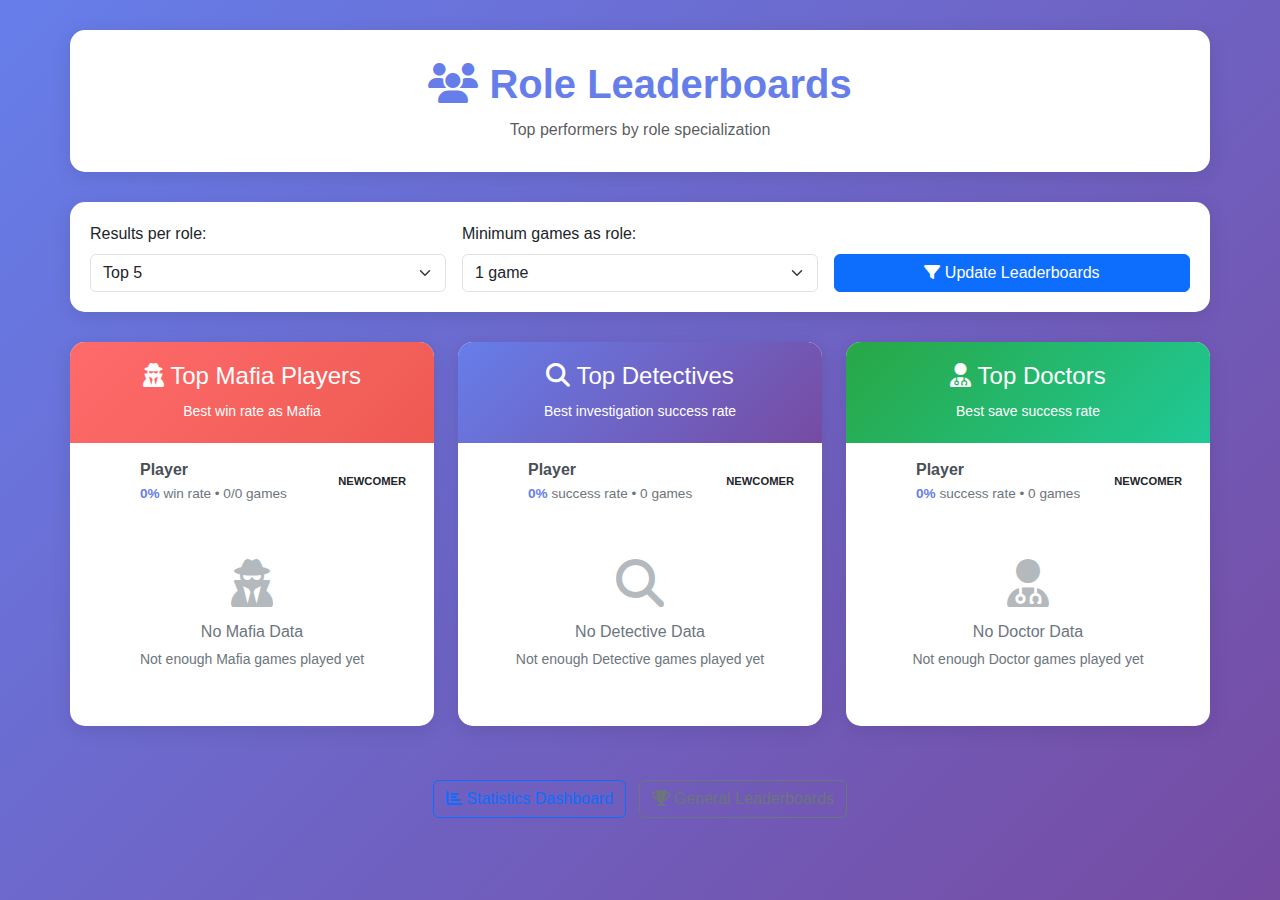
<file: src/main/resources/templates/statistics/role-leaderboards.html>
<!DOCTYPE html>
<html lang="en" xmlns:th="http://www.thymeleaf.org">
<head>
    <meta charset="UTF-8">
    <meta name="viewport" content="width=device-width, initial-scale=1.0">
    <title>Role Leaderboards - Mafia: Web of Lies</title>
    <link href="https://cdn.jsdelivr.net/npm/bootstrap@5.3.0/dist/css/bootstrap.min.css" rel="stylesheet">
    <link href="https://cdnjs.cloudflare.com/ajax/libs/font-awesome/6.4.0/css/all.min.css" rel="stylesheet">
    <style>
        body {
            background: linear-gradient(135deg, #667eea 0%, #764ba2 100%);
            min-height: 100vh;
            font-family: 'Segoe UI', Tahoma, Geneva, Verdana, sans-serif;
        }
        
        .main-container {
            padding: 30px 0;
        }
        
        .page-header {
            background: white;
            border-radius: 15px;
            padding: 30px;
            box-shadow: 0 4px 20px rgba(0,0,0,0.1);
            margin-bottom: 30px;
            text-align: center;
        }
        
        .page-title {
            color: #667eea;
            font-weight: bold;
            margin-bottom: 10px;
        }
        
        .role-leaderboard-card {
            background: white;
            border-radius: 15px;
            box-shadow: 0 4px 20px rgba(0,0,0,0.1);
            overflow: hidden;
            margin-bottom: 30px;
        }
        
        .role-header {
            padding: 20px;
            color: white;
            text-align: center;
        }
        
        .role-mafia {
            background: linear-gradient(135deg, #ff6b6b, #ee5a52);
        }
        
        .role-detective {
            background: linear-gradient(135deg, #667eea, #764ba2);
        }
        
        .role-doctor {
            background: linear-gradient(135deg, #28a745, #20c997);
        }
        
        .leaderboard-item {
            padding: 15px 20px;
            border-bottom: 1px solid #f0f0f0;
            display: flex;
            align-items: center;
            transition: background-color 0.3s;
        }
        
        .leaderboard-item:hover {
            background-color: #f8f9fa;
        }
        
        .leaderboard-item:last-child {
            border-bottom: none;
        }
        
        .rank-badge {
            min-width: 35px;
            height: 35px;
            border-radius: 50%;
            display: flex;
            align-items: center;
            justify-content: center;
            font-weight: bold;
            margin-right: 15px;
            color: white;
            font-size: 0.9rem;
        }
        
        .rank-1 { background: linear-gradient(135deg, #FFD700, #FFA500); }
        .rank-2 { background: linear-gradient(135deg, #C0C0C0, #A0A0A0); }
        .rank-3 { background: linear-gradient(135deg, #CD7F32, #8B4513); }
        .rank-other { background: linear-gradient(135deg, #6c757d, #495057); }
        
        .player-info {
            flex-grow: 1;
        }
        
        .player-name {
            font-weight: bold;
            color: #495057;
            margin-bottom: 2px;
        }
        
        .player-stats {
            font-size: 0.85rem;
            color: #6c757d;
        }
        
        .stat-value {
            font-weight: bold;
            color: #667eea;
        }
        
        .experience-badge {
            padding: 3px 8px;
            border-radius: 12px;
            font-size: 0.7rem;
            font-weight: bold;
            text-transform: uppercase;
        }
        
        .exp-newcomer { background: #e9ecef; color: #495057; }
        .exp-novice { background: #d1ecf1; color: #0c5460; }
        .exp-experienced { background: #d4edda; color: #155724; }
        .exp-veteran { background: #fff3cd; color: #856404; }
        .exp-master { background: #f8d7da; color: #721c24; }
        
        .no-data-message {
            text-align: center;
            padding: 40px 20px;
            color: #6c757d;
        }
        
        .no-data-message i {
            font-size: 3rem;
            margin-bottom: 15px;
            opacity: 0.5;
        }
        
        .controls-card {
            background: white;
            border-radius: 15px;
            padding: 20px;
            box-shadow: 0 4px 20px rgba(0,0,0,0.1);
            margin-bottom: 30px;
        }
    </style>
</head>
<body>
    <div class="container main-container">
        <!-- Page Header -->
        <div class="page-header">
            <h1 class="page-title">
                <i class="fas fa-users"></i> Role Leaderboards
            </h1>
            <p class="text-muted mb-0">Top performers by role specialization</p>
        </div>

        <!-- Controls -->
        <div class="controls-card">
            <form method="get" class="row g-3 align-items-end">
                <div class="col-md-4">
                    <label for="limit" class="form-label">Results per role:</label>
                    <select name="limit" id="limit" class="form-select" th:value="${limit}">
                        <option value="5" th:selected="${limit == 5}">Top 5</option>
                        <option value="10" th:selected="${limit == 10}">Top 10</option>
                        <option value="20" th:selected="${limit == 20}">Top 20</option>
                    </select>
                </div>
                <div class="col-md-4">
                    <label for="minGames" class="form-label">Minimum games as role:</label>
                    <select name="minGames" id="minGames" class="form-select" th:value="${minGames}">
                        <option value="1" th:selected="${minGames == 1}">1 game</option>
                        <option value="3" th:selected="${minGames == 3}">3 games</option>
                        <option value="5" th:selected="${minGames == 5}">5 games</option>
                        <option value="10" th:selected="${minGames == 10}">10 games</option>
                    </select>
                </div>
                <div class="col-md-4">
                    <button type="submit" class="btn btn-primary w-100">
                        <i class="fas fa-filter"></i> Update Leaderboards
                    </button>
                </div>
            </form>
        </div>

        <!-- Role Leaderboards -->
        <div class="row">
            <!-- Mafia Leaderboard -->
            <div class="col-lg-4">
                <div class="role-leaderboard-card">
                    <div class="role-header role-mafia">
                        <h4><i class="fas fa-user-secret"></i> Top Mafia Players</h4>
                        <small>Best win rate as Mafia</small>
                    </div>
                    <div th:if="${roleLeaderboards.mafia != null and !roleLeaderboards.mafia.isEmpty()}">
                        <div class="leaderboard-item" th:each="player, iterStat : ${roleLeaderboards.mafia}">
                            <div class="rank-badge" 
                                 th:class="'rank-badge ' + ${iterStat.index == 0 ? 'rank-1' : (iterStat.index == 1 ? 'rank-2' : (iterStat.index == 2 ? 'rank-3' : 'rank-other'))}" 
                                 th:text="${iterStat.index + 1}">1</div>
                            <div class="player-info">
                                <div class="player-name" th:text="${player.username}">Player</div>
                                <div class="player-stats">
                                    <span class="stat-value" th:text="${#numbers.formatDecimal(player.mafiaWinRate, 1, 1)} + '%'">0%</span>
                                    win rate • <span th:text="${player.mafiaWins}">0</span>/<span th:text="${player.mafiaGames}">0</span> games
                                </div>
                            </div>
                            <span class="experience-badge" 
                                  th:class="'experience-badge exp-' + ${#strings.toLowerCase(player.experienceLevel)}" 
                                  th:text="${player.experienceLevel}">Newcomer</span>
                        </div>
                    </div>
                    <div th:if="${roleLeaderboards.mafia == null or roleLeaderboards.mafia.isEmpty()}" class="no-data-message">
                        <i class="fas fa-user-secret"></i>
                        <h6>No Mafia Data</h6>
                        <p class="small">Not enough Mafia games played yet</p>
                    </div>
                </div>
            </div>

            <!-- Detective Leaderboard -->
            <div class="col-lg-4">
                <div class="role-leaderboard-card">
                    <div class="role-header role-detective">
                        <h4><i class="fas fa-search"></i> Top Detectives</h4>
                        <small>Best investigation success rate</small>
                    </div>
                    <div th:if="${roleLeaderboards.detective != null and !roleLeaderboards.detective.isEmpty()}">
                        <div class="leaderboard-item" th:each="player, iterStat : ${roleLeaderboards.detective}">
                            <div class="rank-badge" 
                                 th:class="'rank-badge ' + ${iterStat.index == 0 ? 'rank-1' : (iterStat.index == 1 ? 'rank-2' : (iterStat.index == 2 ? 'rank-3' : 'rank-other'))}" 
                                 th:text="${iterStat.index + 1}">1</div>
                            <div class="player-info">
                                <div class="player-name" th:text="${player.username}">Player</div>
                                <div class="player-stats">
                                    <span class="stat-value" th:text="${#numbers.formatDecimal(player.detectiveSuccessRate, 1, 1)} + '%'">0%</span>
                                    success rate • <span th:text="${player.detectiveGames}">0</span> games
                                </div>
                            </div>
                            <span class="experience-badge" 
                                  th:class="'experience-badge exp-' + ${#strings.toLowerCase(player.experienceLevel)}" 
                                  th:text="${player.experienceLevel}">Newcomer</span>
                        </div>
                    </div>
                    <div th:if="${roleLeaderboards.detective == null or roleLeaderboards.detective.isEmpty()}" class="no-data-message">
                        <i class="fas fa-search"></i>
                        <h6>No Detective Data</h6>
                        <p class="small">Not enough Detective games played yet</p>
                    </div>
                </div>
            </div>

            <!-- Doctor Leaderboard -->
            <div class="col-lg-4">
                <div class="role-leaderboard-card">
                    <div class="role-header role-doctor">
                        <h4><i class="fas fa-user-md"></i> Top Doctors</h4>
                        <small>Best save success rate</small>
                    </div>
                    <div th:if="${roleLeaderboards.doctor != null and !roleLeaderboards.doctor.isEmpty()}">
                        <div class="leaderboard-item" th:each="player, iterStat : ${roleLeaderboards.doctor}">
                            <div class="rank-badge" 
                                 th:class="'rank-badge ' + ${iterStat.index == 0 ? 'rank-1' : (iterStat.index == 1 ? 'rank-2' : (iterStat.index == 2 ? 'rank-3' : 'rank-other'))}" 
                                 th:text="${iterStat.index + 1}">1</div>
                            <div class="player-info">
                                <div class="player-name" th:text="${player.username}">Player</div>
                                <div class="player-stats">
                                    <span class="stat-value" th:text="${#numbers.formatDecimal(player.doctorSuccessRate, 1, 1)} + '%'">0%</span>
                                    success rate • <span th:text="${player.doctorGames}">0</span> games
                                </div>
                            </div>
                            <span class="experience-badge" 
                                  th:class="'experience-badge exp-' + ${#strings.toLowerCase(player.experienceLevel)}" 
                                  th:text="${player.experienceLevel}">Newcomer</span>
                        </div>
                    </div>
                    <div th:if="${roleLeaderboards.doctor == null or roleLeaderboards.doctor.isEmpty()}" class="no-data-message">
                        <i class="fas fa-user-md"></i>
                        <h6>No Doctor Data</h6>
                        <p class="small">Not enough Doctor games played yet</p>
                    </div>
                </div>
            </div>
        </div>

        <!-- Navigation -->
        <div class="text-center mt-4">
            <a href="/statistics" class="btn btn-outline-primary me-2">
                <i class="fas fa-chart-bar"></i> Statistics Dashboard
            </a>
            <a href="/statistics/leaderboards" class="btn btn-outline-secondary">
                <i class="fas fa-trophy"></i> General Leaderboards
            </a>
        </div>
    </div>

    <script src="https://cdn.jsdelivr.net/npm/bootstrap@5.3.0/dist/js/bootstrap.bundle.min.js"></script>
</body>
</html>
</file>
